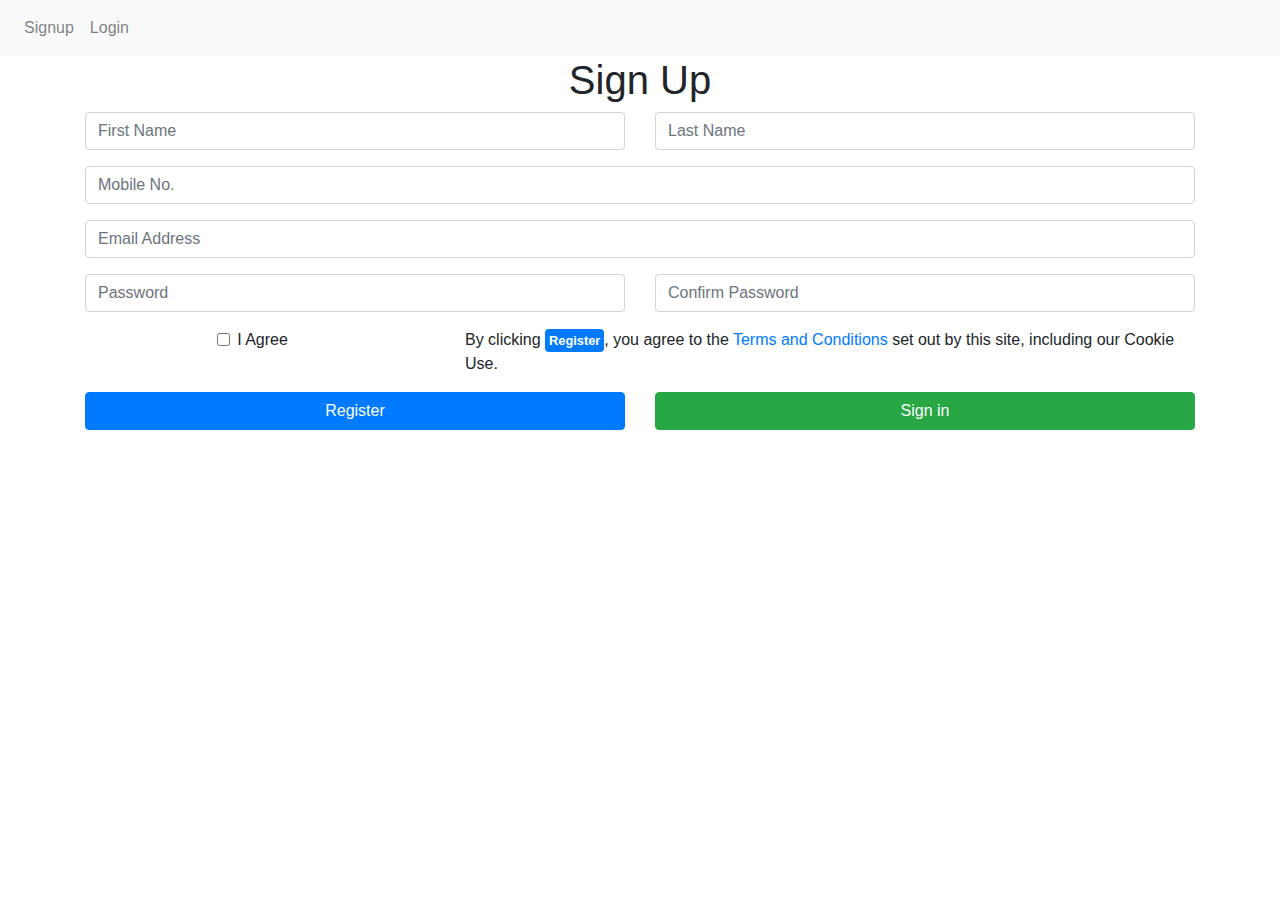
<file: hw1/index.html>
<!DOCTYPE HTML>
<html>
    <head> 
        <title>UI demo</title> 
        
        <meta http-equiv="Content-Type" content="text/html; charset=UTF-8" />
        <meta name="viewport" content="width=device-width, initial-scale=1" />
        
        <!-- BootStrap CSS -->
        <link rel="stylesheet" href="https://cdn.jsdelivr.net/npm/bootstrap@4.3.1/dist/css/bootstrap.min.css" integrity="sha384-ggOyR0iXCbMQv3Xipma34MD+dH/1fQ784/j6cY/iJTQUOhcWr7x9JvoRxT2MZw1T" crossorigin="anonymous">
        <link rel="stylesheet" src="main.css">
    </head>

    <body>
        <nav class="navbar navbar-expand-sm bg-light navbar-light" id="nav-wrapper">
        </nav>
        <div id="table-wrapper"></div>
        <div id="modal-wrapper" class="modal"></div>
    </body>

    <!-- JavaScript -->
    <script src="./main.js"></script>
</html>
</file>
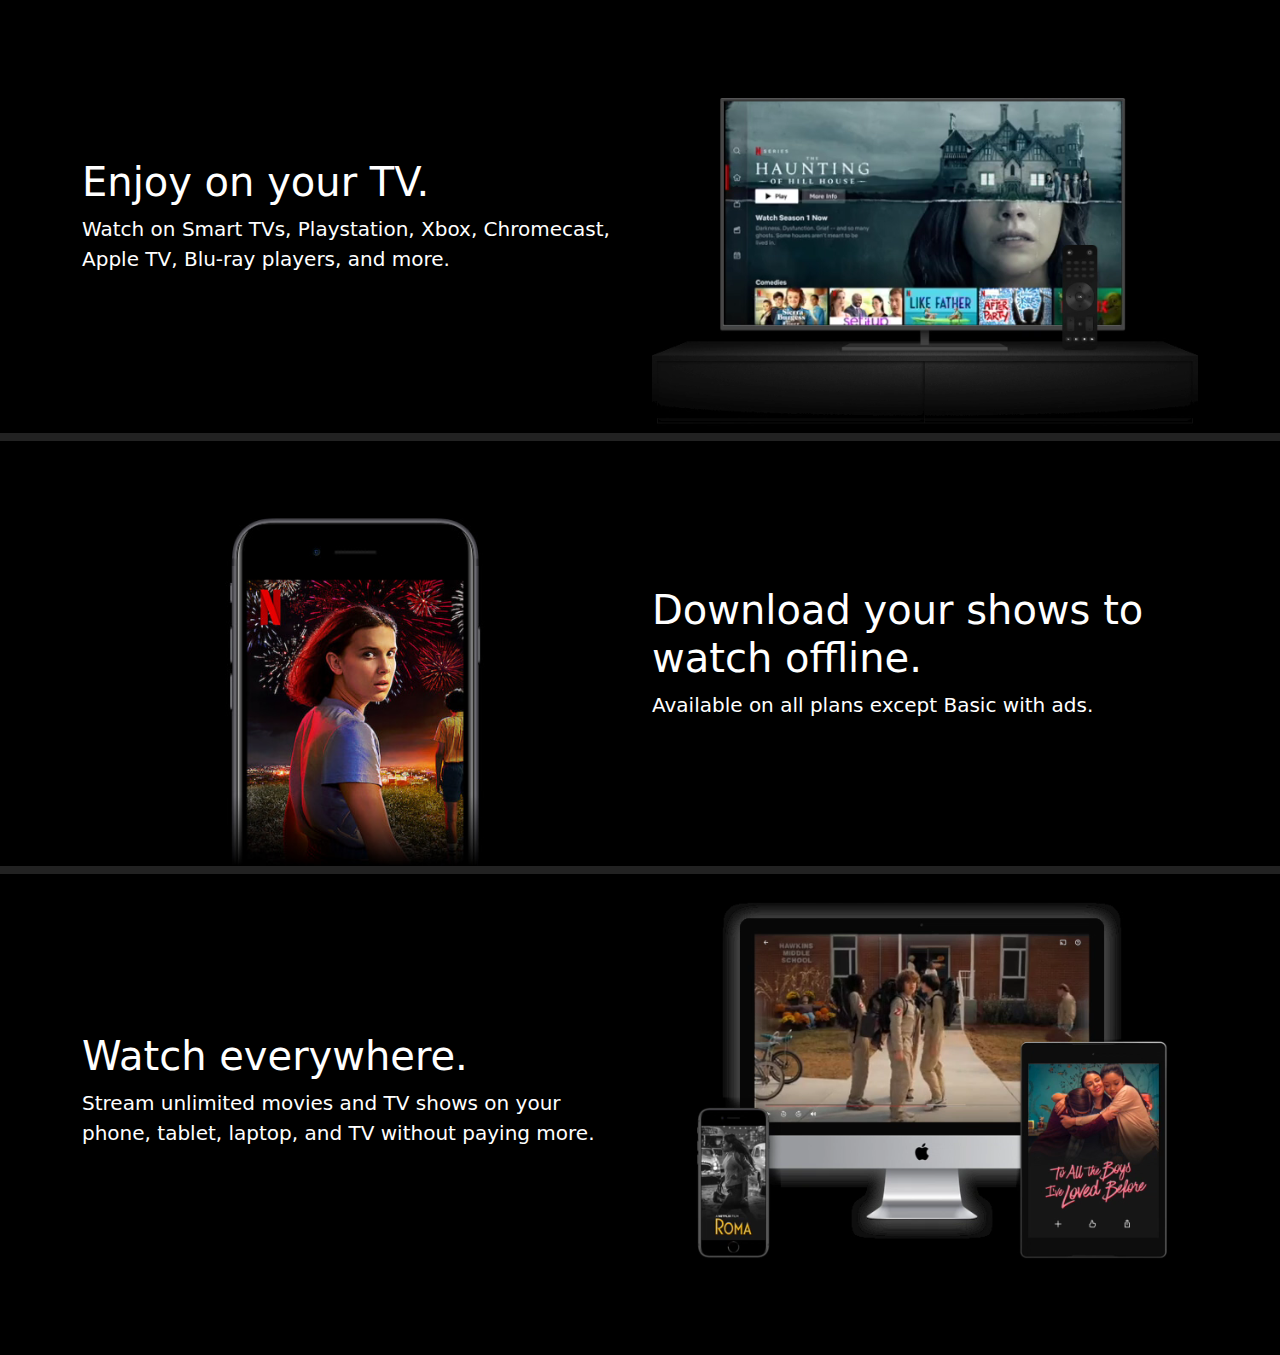
<file: hw2/index.html>
<!DOCTYPE HTML>
<html>
    <head> 
        <title>UI demo</title> 
        
        <meta http-equiv="Content-Type" content="text/html; charset=UTF-8" />
        <meta name="viewport" content="width=device-width, initial-scale=1" />
        
        <!-- BootStrap CSS -->
        <link rel="stylesheet" href="main.css">
    </head>

    <body class="bg-black">
        <div class="text-white">
            <!-- card 1 -->
            <div class="border-bottom border-8 border-dark">
                <div class="container m-auto mt-3">
                    <div class="row align-items-center justify-content-between">
                        <div class="col-sm-12 col-lg-6 text-center text-lg-start">
                            <h1>Enjoy on your TV.</h1>
                            <p class="lead">Watch on Smart TVs, Playstation, Xbox, Chromecast, Apple TV, Blu-ray players, and more.</p>
                        </div>
                        <div class="col-sm-12 col-lg-6">
                            <video class="img-fluid" autoplay muted loop>
                                <source src="imgs/main_tv.mp4">
                            </video>
                        </div>
                    </div>
                </div>
            </div>
            <!-- card 2 -->
            <div class="border-bottom border-8 border-dark">
                <div class="container m-auto mt-3">
                    <div class="row align-items-center justify-content-between d-flex flex-row-reverse">
                        <div class="col-sm-12 col-lg-6 text-center text-lg-start">
                            <h1>Download your shows to watch offline.</h1>
                            <p class="lead">Available on all plans except Basic with ads.</p>
                        </div>
                        <div class="col-sm-12 col-lg-6">
                            <img class="img-fluid" src="imgs/mobile-0819.jpg" alt="Card image cap" />
                        </div>
                    </div>
                </div>
            </div>
            <!-- card 3 -->
            <div class="mb-5">
                <div class="container m-auto mt-3">
                    <div class="row align-items-center justify-content-between">
                        <div class="col-sm-12 col-lg-6 text-center text-lg-start">
                            <h1>Watch everywhere.</h1>
                            <p class="lead">Stream unlimited movies and TV shows on your phone, tablet, laptop, and TV without paying more.</p>
                        </div>
                        <div class="col-sm-12 col-lg-6">
                            <video class="img-fluid" autoplay muted loop>
                                <source src="imgs/main_device.mp4">
                            </video>
                        </div>
                    </div>
                </div>
            </div>
        </div>
    </body>

    <!-- JavaScript -->
</html>
</file>
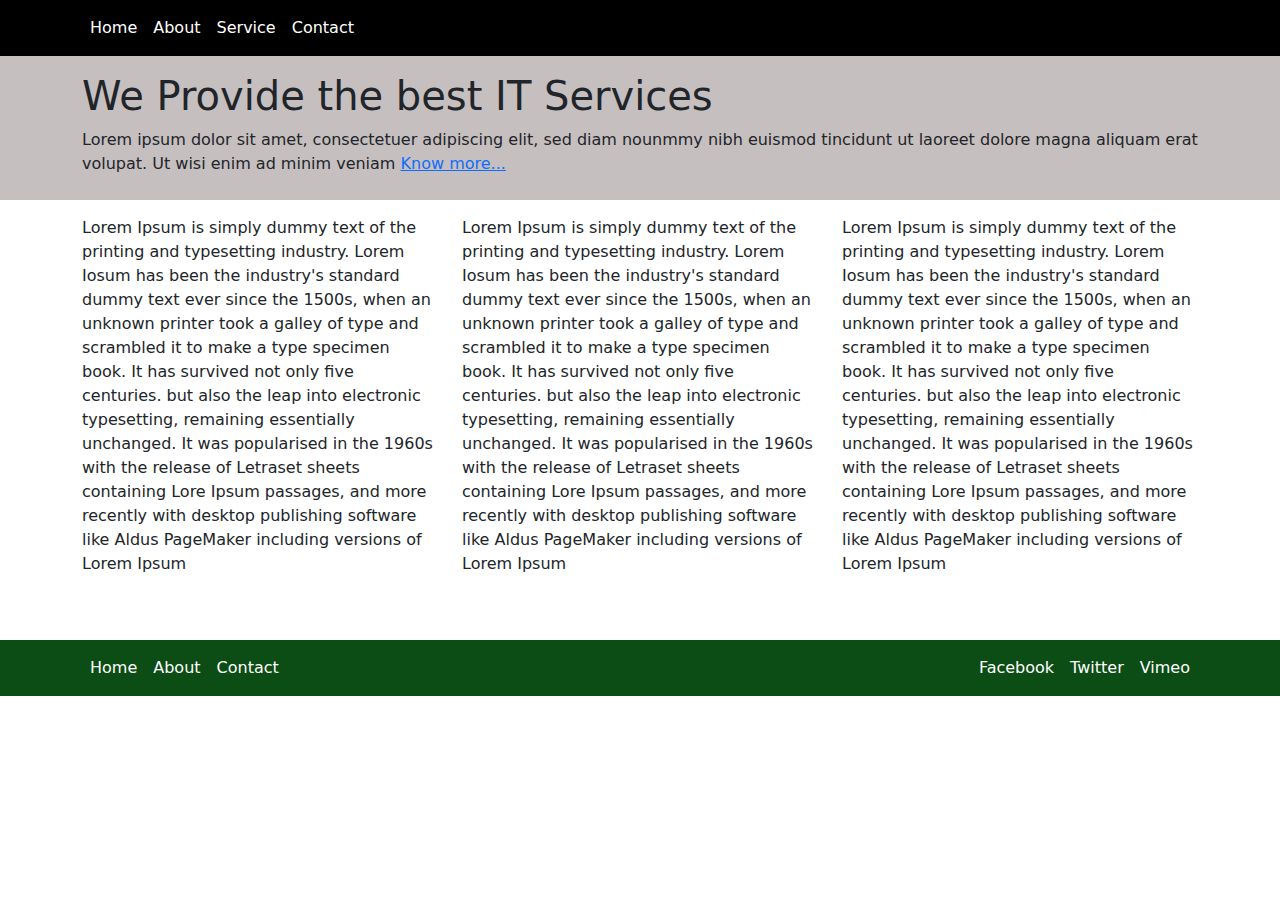
<file: hw3/index.html>
<!DOCTYPE HTML>
<html>
    <head> 
        <title>UI demo</title> 
        
        <meta http-equiv="Content-Type" content="text/html; charset=UTF-8" />
        <meta name="viewport" content="width=device-width, initial-scale=1" />
        
        <!-- BootStrap CSS -->
        <link rel="stylesheet" href="main.css">
    </head>

    <body>
        <nav class="navbar navbar-expand bg-black">
            <div class="container justify-content-left">
                <ul class="navbar-nav">
                    <li class="nav-item">
                        <a class="nav-link text-white" href="#">Home</a>
                    </li>
                    <li class="nav-item">
                        <a class="nav-link text-white" href="#">About</a>
                    </li>
                    <li class="nav-item">
                        <a class="nav-link text-white" href="#">Service</a>
                    </li>
                    <li class="nav-item">
                        <a class="nav-link text-white" href="#">Contact</a>
                    </li>
                </ul>
            </div>
        </nav>
        <section class="section section-lg bg-gray pt-3 pb-2">
            <div class="container">
                <h1>We Provide the best IT Services</h1>
                <p>
                    Lorem ipsum dolor sit amet, consectetuer adipiscing elit, sed diam nounmmy nibh euismod 
                    tincidunt ut laoreet dolore magna aliquam erat volupat. Ut wisi enim ad minim veniam
                    <a href="#">Know more...</a>
                </p>
            </div>
        </section>
        <section class="section section-lg pt-3 pb-5">
            <div class="container">
                <div class="row justify-content-center">
                    <div class="col-sm-12 col-lg-4">
                        <p>
                            Lorem Ipsum is simply dummy text of the
                            printing and typesetting industry. Lorem
                            Iosum has been the industry's standard
                            dummy text ever since the 1500s, when an
                            unknown printer took a galley of type and
                            scrambled it to make a type specimen book.
                            It has survived not only five centuries. but
                            also the leap into electronic typesetting,
                            remaining essentially unchanged. It was
                            popularised in the 1960s with the release of
                            Letraset sheets containing Lore Ipsum
                            passages, and more recently with desktop
                            publishing software like Aldus PageMaker
                            including versions of Lorem Ipsum
                        </p>
                    </div>
                    <div class="col-sm-12 col-lg-4">
                        <p>
                            Lorem Ipsum is simply dummy text of the
                            printing and typesetting industry. Lorem
                            Iosum has been the industry's standard
                            dummy text ever since the 1500s, when an
                            unknown printer took a galley of type and
                            scrambled it to make a type specimen book.
                            It has survived not only five centuries. but
                            also the leap into electronic typesetting,
                            remaining essentially unchanged. It was
                            popularised in the 1960s with the release of
                            Letraset sheets containing Lore Ipsum
                            passages, and more recently with desktop
                            publishing software like Aldus PageMaker
                            including versions of Lorem Ipsum
                        </p>
                    </div>
                    <div class="col-sm-12 col-lg-4">
                        <p>
                            Lorem Ipsum is simply dummy text of the
                            printing and typesetting industry. Lorem
                            Iosum has been the industry's standard
                            dummy text ever since the 1500s, when an
                            unknown printer took a galley of type and
                            scrambled it to make a type specimen book.
                            It has survived not only five centuries. but
                            also the leap into electronic typesetting,
                            remaining essentially unchanged. It was
                            popularised in the 1960s with the release of
                            Letraset sheets containing Lore Ipsum
                            passages, and more recently with desktop
                            publishing software like Aldus PageMaker
                            including versions of Lorem Ipsum
                        </p>
                    </div>
                </div>
            </div>
        </section>
        <div class="section bg-green">
            <div class="container">
                <div class="row align-items-center text-white pt-2 pb-2">
                    <div class="col-6 d-flex justify-content-start">
                        <div class="p-2">Home</div>
                        <div class="p-2">About</div>
                        <div class="p-2">Contact</div>
                    </div>
                    <div class="col-6 d-flex justify-content-end">
                        <div class="p-2">Facebook</div>
                        <div class="p-2">Twitter</div>
                        <div class="p-2">Vimeo</div>
                    </div>
                </div>
            </div>
        </div>
    </body>

    <!-- JavaScript -->
</html>
</file>
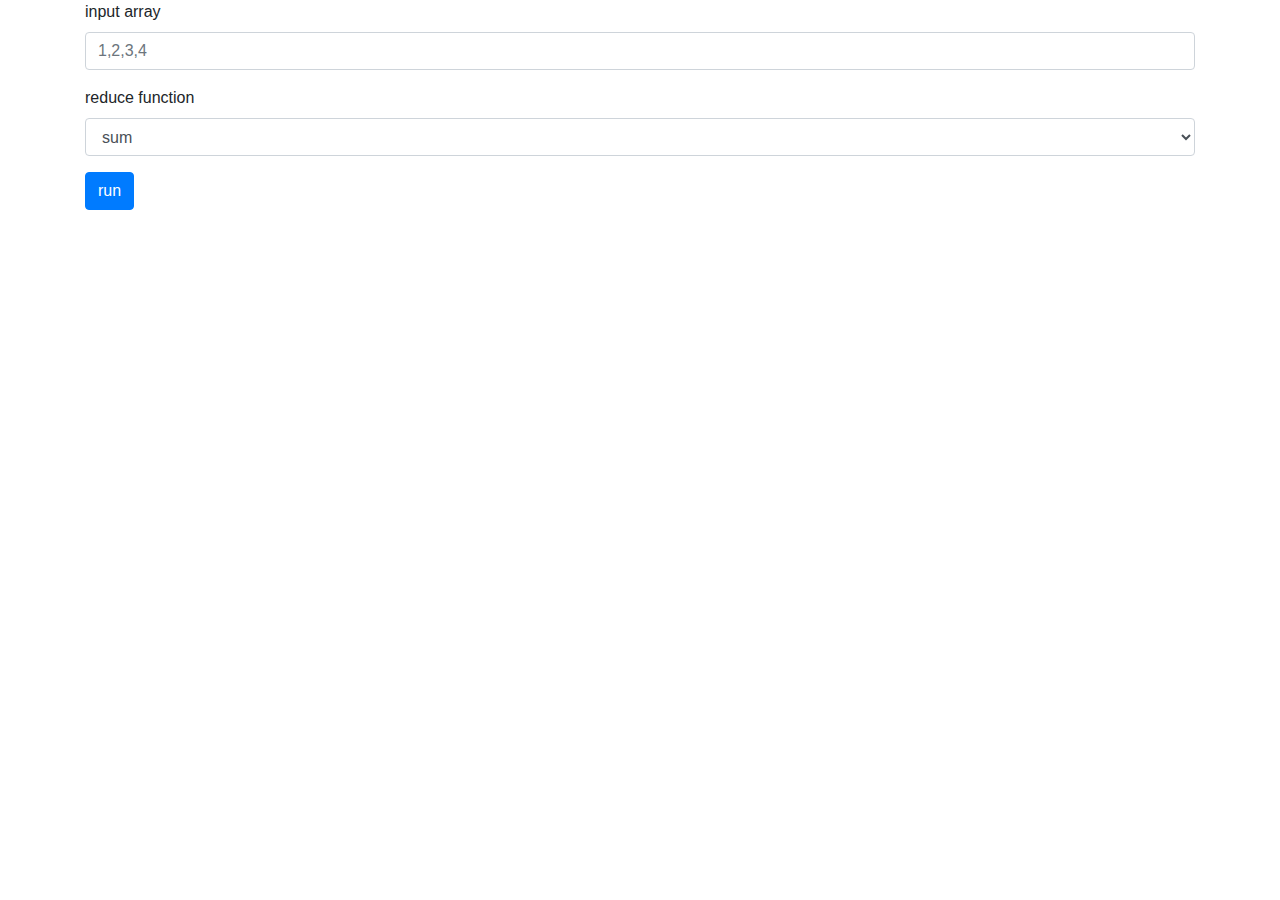
<file: hw4/index.html>
<!DOCTYPE HTML>
<html>
    <head> 
        <title>JS demo</title> 
        
        <meta http-equiv="Content-Type" content="text/html; charset=UTF-8" />
        <meta name="viewport" content="width=device-width, initial-scale=1" />
        
        <!-- BootStrap CSS -->
        <link rel="stylesheet" href="https://cdn.jsdelivr.net/npm/bootstrap@4.3.1/dist/css/bootstrap.min.css" integrity="sha384-ggOyR0iXCbMQv3Xipma34MD+dH/1fQ784/j6cY/iJTQUOhcWr7x9JvoRxT2MZw1T" crossorigin="anonymous">
    </head>

    <body>
        <section>
            <div class="container">
                <form>
                    <div class="form-group">
                        <label for="arr">input array</label>
                        <input id="arr" class="form-control" placeholder="1,2,3,4"></input>
                    </div>
                    <div class="form-group">
                        <label for="fn">reduce function</label>
                        <select id="fn" class="form-control">
                            <option value="sum" selected="selected">sum</option>
                            <option value="subtract">subtract</option>
                            <option value="multiply">multiply</option>
                        </select>
                    </div>
                    <input id="btn" class="btn btn-primary" type="button" value="run"></input>
                </form>
            </div>
        </section>
    </body>

    <!-- JavaScript -->
    <script src="./main.js"></script>
</html>
</file>
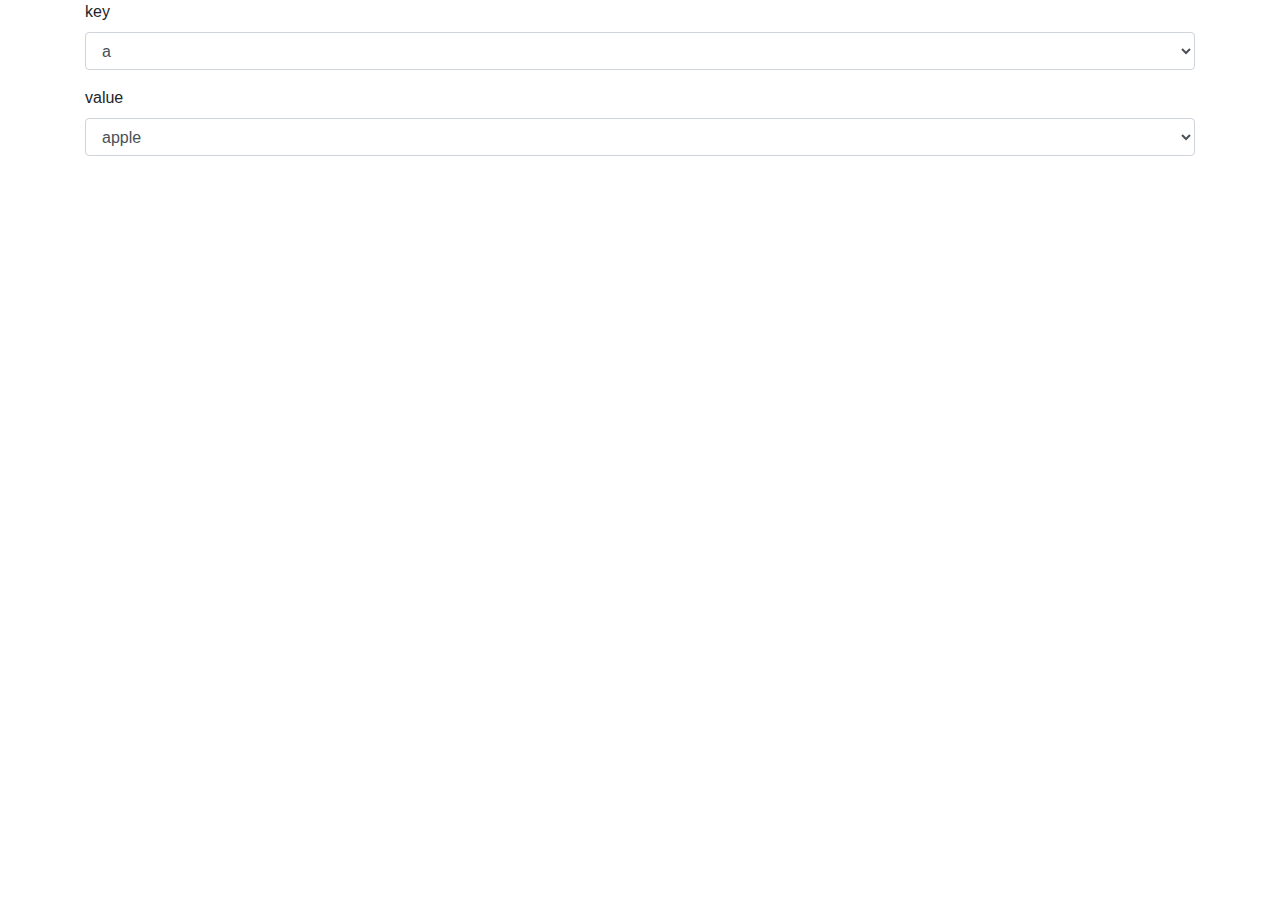
<file: hw5/index.html>
<!DOCTYPE HTML>
<html>
    <head> 
        <title>JS demo</title> 
        
        <meta http-equiv="Content-Type" content="text/html; charset=UTF-8" />
        <meta name="viewport" content="width=device-width, initial-scale=1" />
        
        <!-- BootStrap CSS -->
        <link rel="stylesheet" href="https://cdn.jsdelivr.net/npm/bootstrap@4.3.1/dist/css/bootstrap.min.css" integrity="sha384-ggOyR0iXCbMQv3Xipma34MD+dH/1fQ784/j6cY/iJTQUOhcWr7x9JvoRxT2MZw1T" crossorigin="anonymous">
    </head>

    <body>
        <section>
            <div class="container">
                <form>
                    <div class="form-group">
                        <label for="key">key</label>
                        <select id="key" class="form-control">
                            <!-- <option value="sum" selected="selected">sum</option>
                            <option value="subtract">subtract</option>
                            <option value="multiply">multiply</option> -->
                        </select>
                    </div>
                    <div class="form-group">
                        <label for="value">value</label>
                        <select id="value" class="form-control">
                            <!-- <option value="sum" selected="selected">sum</option>
                            <option value="subtract">subtract</option>
                            <option value="multiply">multiply</option> -->
                        </select>
                    </div>
                </form>
            </div>
        </section>
    </body>

    <!-- JavaScript -->
    <script src="./main.js"></script>
</html>
</file>
